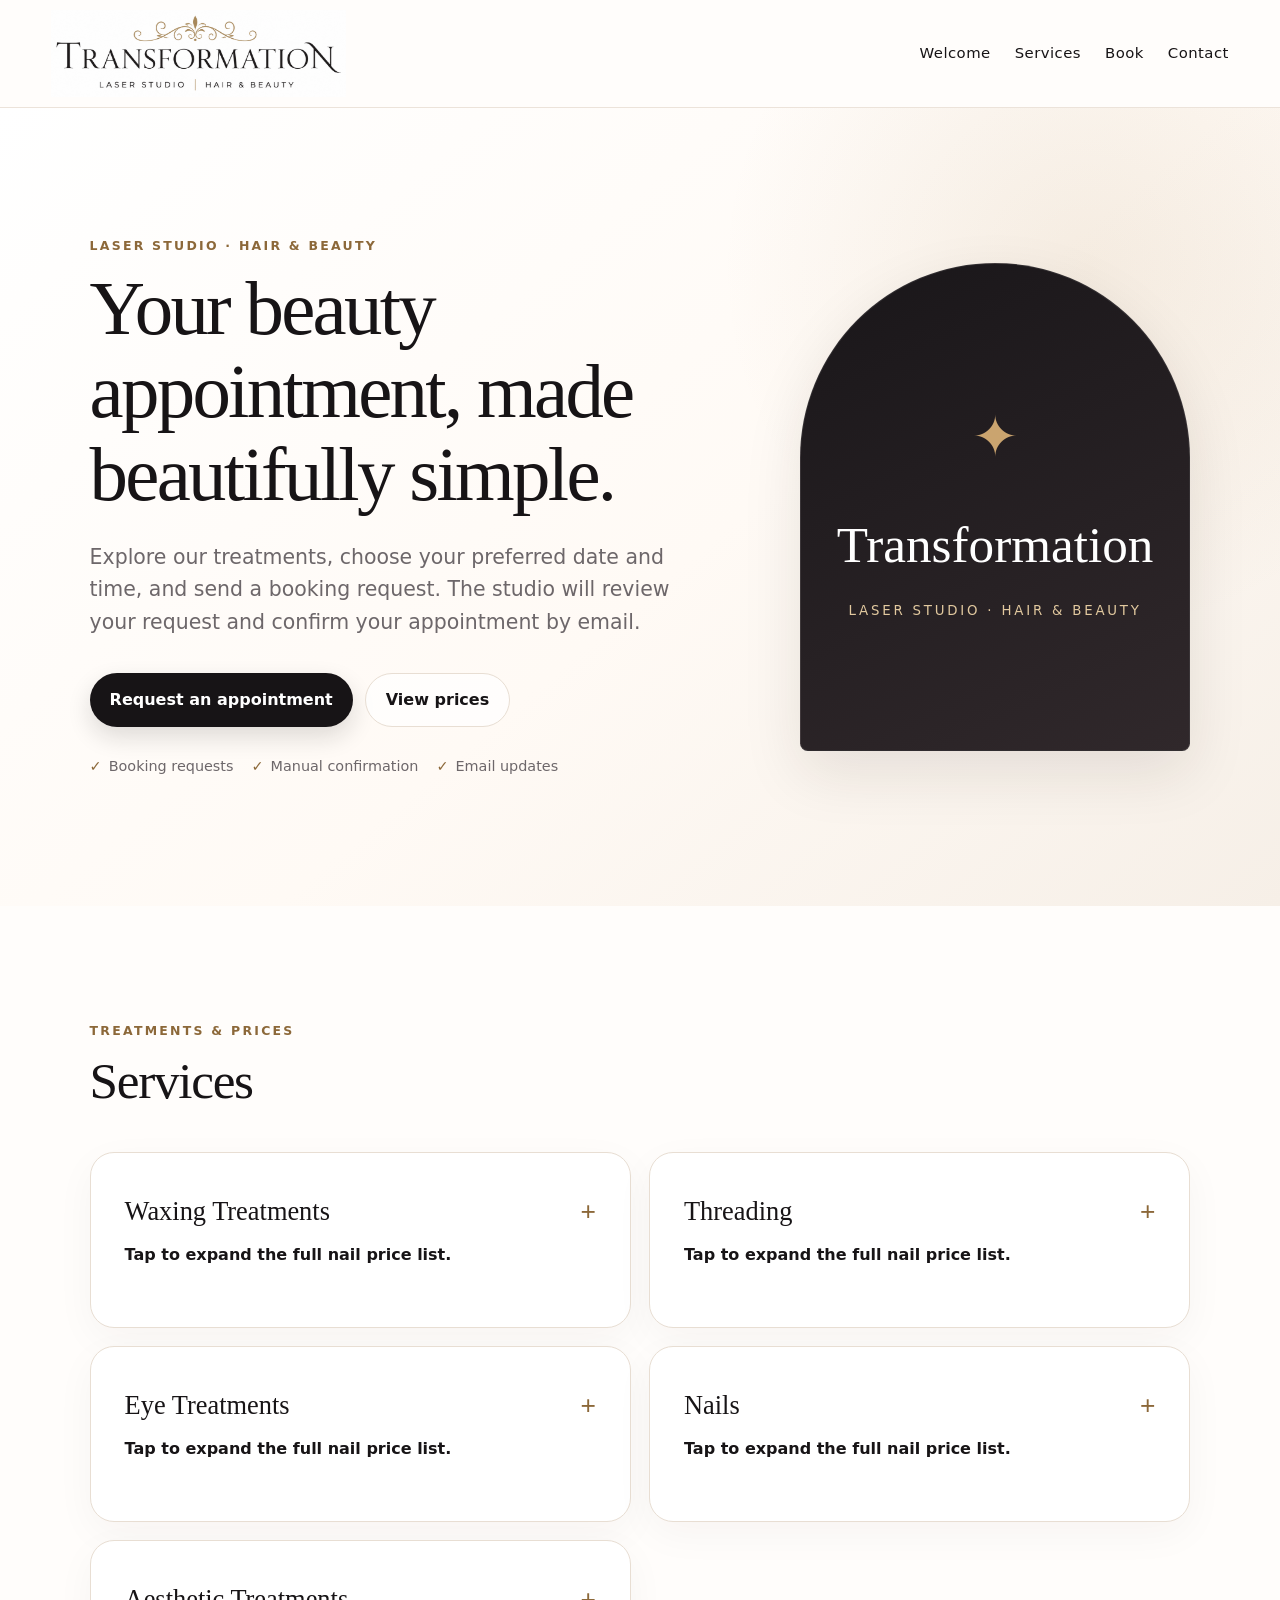
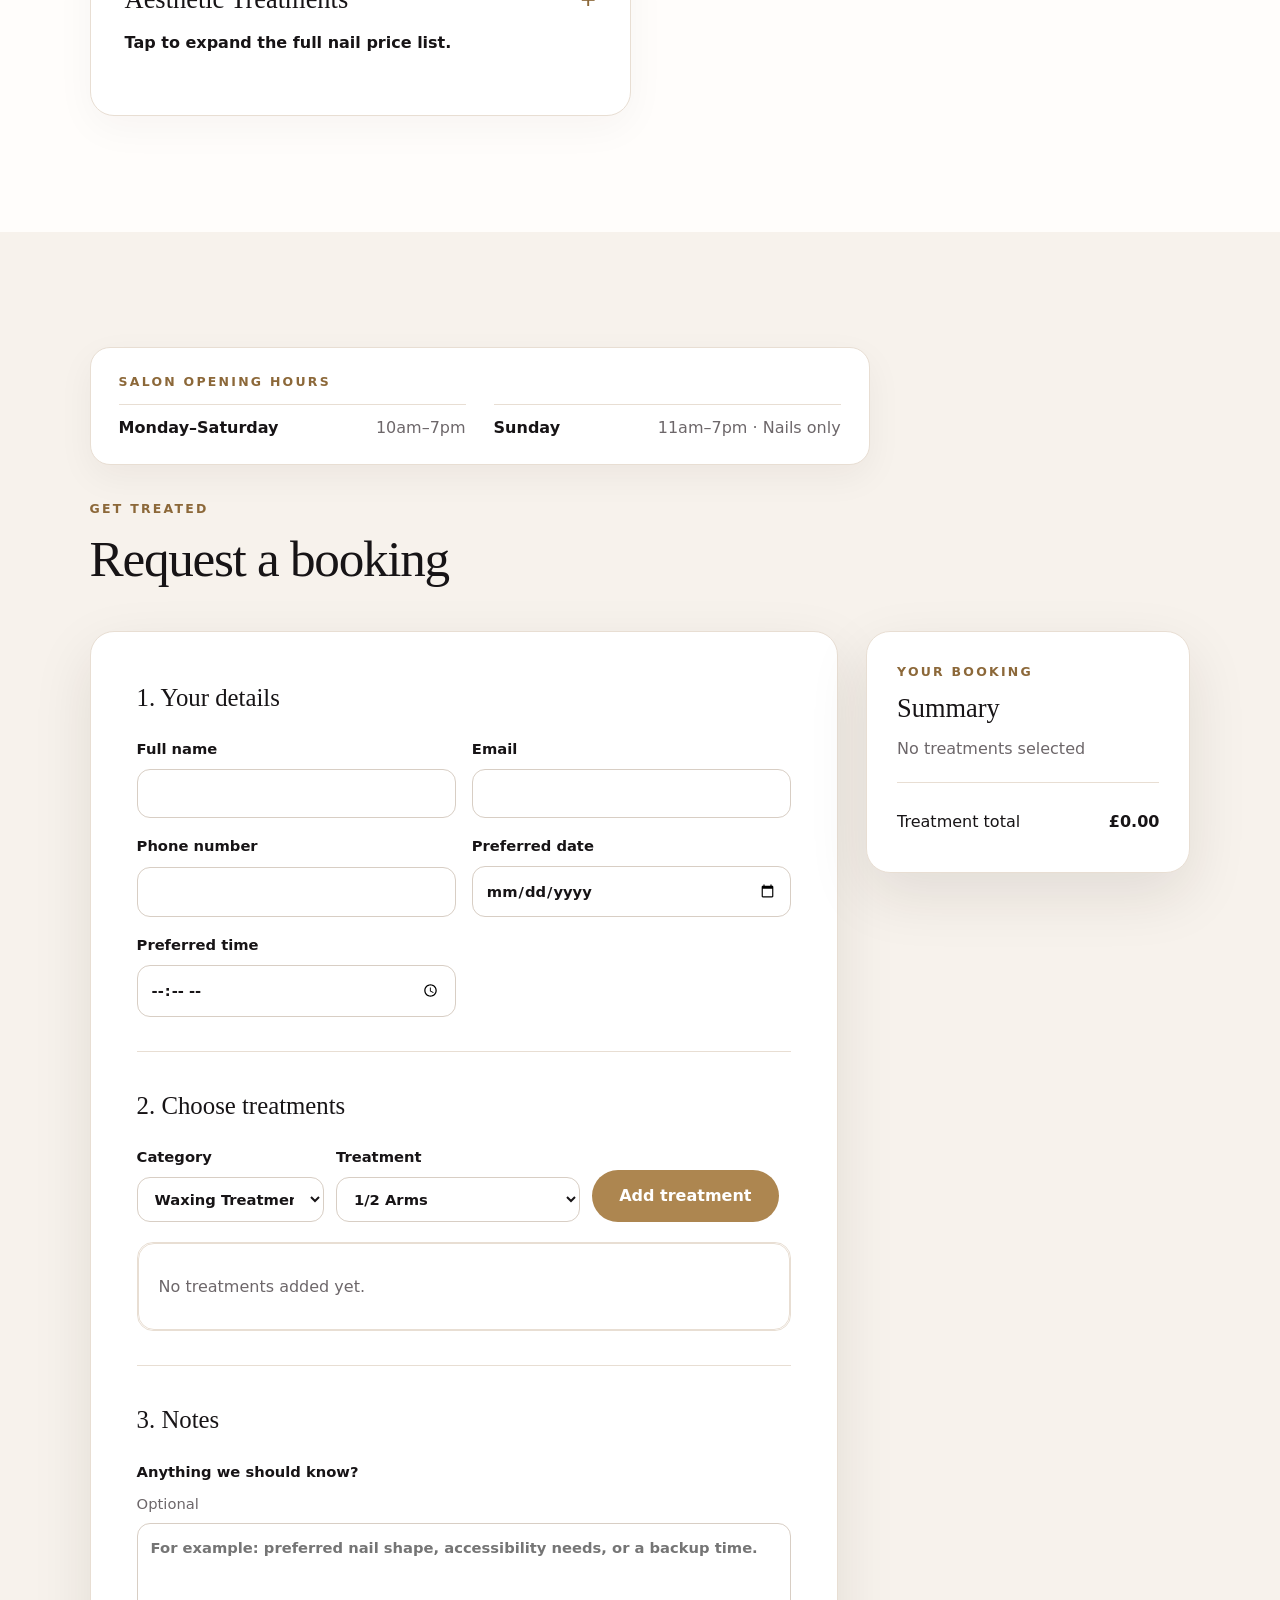
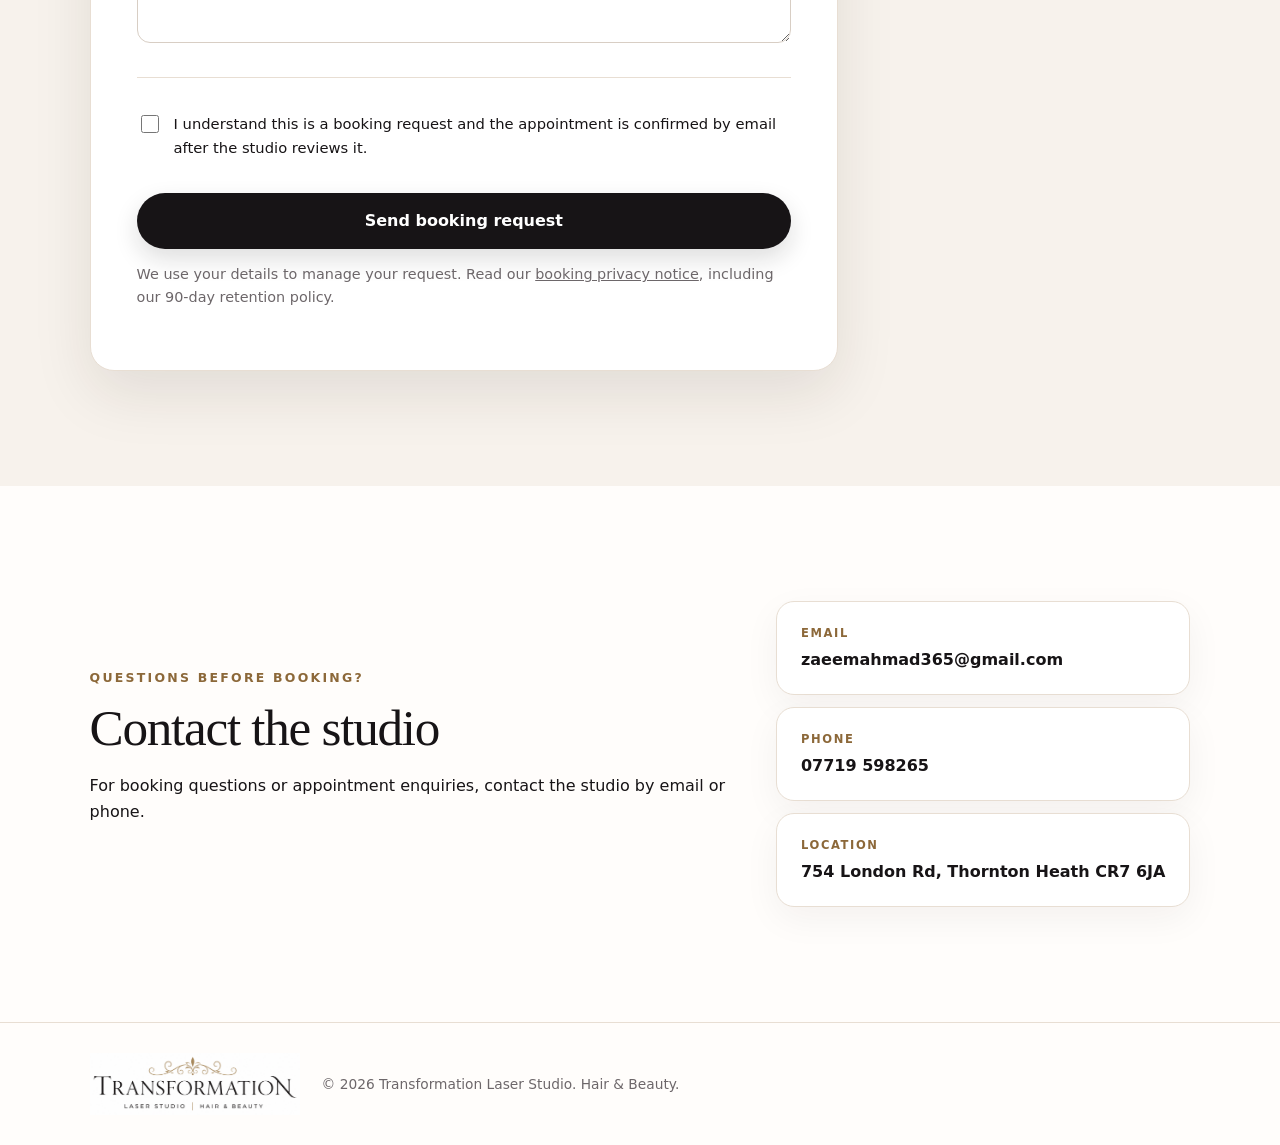
<file: public/index.html>
<!doctype html>
<html lang="en-GB">
<head>
  <meta charset="utf-8" />
  <meta name="viewport" content="width=device-width, initial-scale=1" />
  <meta name="description" content="Transformation Laser Studio — hair and beauty appointments, waxing, threading, eye treatments, nails and aesthetic treatments." />
  <title>Transformation Laser Studio | Hair & Beauty</title>
  <link rel="icon" href="assets/favicon.svg" type="image/svg+xml" />
  <link rel="stylesheet" href="styles.css" />
  <script defer src="app.js"></script>
</head>
<body>
  <header class="site-header" id="top">
    <a class="brand" href="#top" aria-label="Transformation Laser Studio home">
      <img src="assets/transformation-logo.png" alt="Transformation Laser Studio Hair & Beauty" />
    </a>
    <button class="menu-toggle" aria-expanded="false" aria-controls="nav">Menu</button>
    <nav id="nav" class="main-nav" aria-label="Primary navigation">
      <a href="#welcome">Welcome</a>
      <a href="#services">Services</a>
      <a href="#booking">Book</a>
      <a href="#contact">Contact</a>
    </nav>
  </header>

  <main>
    <section class="hero" id="welcome">
      <div class="hero-copy">
        <p class="eyebrow">Laser Studio · Hair & Beauty</p>
        <h1>Your beauty appointment, made beautifully simple.</h1>
        <p class="lede">Explore our treatments, choose your preferred date and time, and send a booking request. The studio will review your request and confirm your appointment by email.</p>
        <div class="hero-actions">
          <a class="button primary" href="#booking">Request an appointment</a>
          <a class="button ghost" href="#services">View prices</a>
        </div>
        <div class="trust-row" aria-label="Booking highlights">
          <span>Booking requests</span>
          <span>Manual confirmation</span>
          <span>Email updates</span>
        </div>
      </div>
      <div class="hero-card" aria-hidden="true">
        <span class="ornament">✦</span>
        <p>Transformation</p>
        <small>Laser Studio · Hair & Beauty</small>
      </div>
    </section>

    <section class="section" id="services">
      <div class="section-heading">
        <p class="eyebrow">Treatments & prices</p>
        <h2>Services</h2>
      </div>
      <div id="services-grid" class="services-grid" aria-live="polite"></div>
    </section>

    <section class="section booking-section" id="booking">
      <div class="opening-hours" aria-label="Salon opening hours">
        <p class="eyebrow">Salon opening hours</p>
        <div class="hours-grid">
          <div><strong>Monday–Saturday</strong><span>10am–7pm</span></div>
          <div><strong>Sunday</strong><span>11am–7pm · Nails only</span></div>
        </div>
      </div>

      <div class="section-heading">
        <p class="eyebrow">Get Treated</p>
        <h2>Request a booking</h2>
      </div>

      <div class="booking-layout">
        <form id="booking-form" class="booking-form" novalidate>
          <fieldset>
            <legend>1. Your details</legend>
            <div class="form-grid two-col">
              <label>Full name
                <input name="name" autocomplete="name" required maxlength="80" />
              </label>
              <label>Email
                <input name="email" type="email" autocomplete="email" required maxlength="120" />
              </label>
              <label>Phone number
                <input name="phone" type="tel" autocomplete="tel" required maxlength="30" />
              </label>
              <label>Preferred date
                <input name="date" id="booking-date" type="date" required />
              </label>
              <label>Preferred time
                <input name="time" type="time" required step="900" />
              </label>
            </div>
          </fieldset>

          <fieldset>
            <legend>2. Choose treatments</legend>
            <div class="service-picker">
              <label>Category
                <select id="category-select" aria-label="Service category"></select>
              </label>
              <label>Treatment
                <select id="service-select" aria-label="Treatment"></select>
              </label>
              <label id="variant-wrap" class="hidden">Option
                <select id="variant-select" aria-label="Treatment option"></select>
              </label>
              <button type="button" class="button secondary add-service" id="add-service">Add treatment</button>
            </div>
            <div id="selected-services" class="selected-services" aria-live="polite">
              <p class="empty-state">No treatments added yet.</p>
            </div>
          </fieldset>

          <fieldset>
            <legend>3. Notes</legend>
            <label>Anything we should know? <span class="optional">Optional</span>
              <textarea name="notes" rows="4" maxlength="800" placeholder="For example: preferred nail shape, accessibility needs, or a backup time."></textarea>
            </label>
          </fieldset>

          <label class="consent">
            <input type="checkbox" name="consent" required />
            <span>I understand this is a booking request and the appointment is confirmed by email after the studio reviews it.</span>
          </label>

          <div id="form-message" class="form-message" role="status" aria-live="polite"></div>
          <button class="button primary submit-button" type="submit">Send booking request</button>
          <p class="field-hint">We use your details to manage your request. Read our <a href="privacy.html">booking privacy notice</a>, including our 90-day retention policy.</p>
        </form>

        <aside class="booking-summary" aria-label="Booking summary">
          <p class="eyebrow">Your booking</p>
          <h3>Summary</h3>
          <div id="summary-lines" class="summary-lines"><span>No treatments selected</span></div>
          <div class="money-row"><span>Treatment total</span><strong id="booking-total">£0.00</strong></div>
        </aside>
      </div>
    </section>

    <section class="section contact-section" id="contact">
      <div>
        <p class="eyebrow">Questions before booking?</p>
        <h2>Contact the studio</h2>
        <p>For booking questions or appointment enquiries, contact the studio by email or phone.</p>
      </div>
      <div class="contact-cards">
        <a class="contact-card" href="mailto:zaeemahmad365@gmail.com">
          <span>Email</span>
          <strong>zaeemahmad365@gmail.com</strong>
        </a>
        <a class="contact-card" href="tel:07719598265">
          <span>Phone</span>
          <strong>07719 598265</strong>
        </a>
        <a class="contact-card" 
        href="https://www.google.com/maps/place/Transformation+Studio/@51.39373,-0.1139994,17z/data=!3m1!4b1!4m6!3m5!1s0x487606de87120ded:0x485c7ba6c4589e88!8m2!3d51.39373!4d-0.1139994!16s%2Fg%2F1tl4chpc?entry=ttu&g_ep=EgoyMDI2MDgyMy4wIKXMDSoASAFQAw%3D%3D"
        target="_blank" rel="noopener noreferrer">
          <span>Location</span>
          <strong>754 London Rd, Thornton Heath CR7 6JA</strong>
        </a>
      </div>
    </section>
  </main>

  <footer>
    <img src="assets/transformation-logo.png" alt="Transformation Laser Studio" />
    <p>© <span id="year"></span> Transformation Laser Studio. Hair & Beauty.</p>
  </footer>
</body>
</html>
</file>
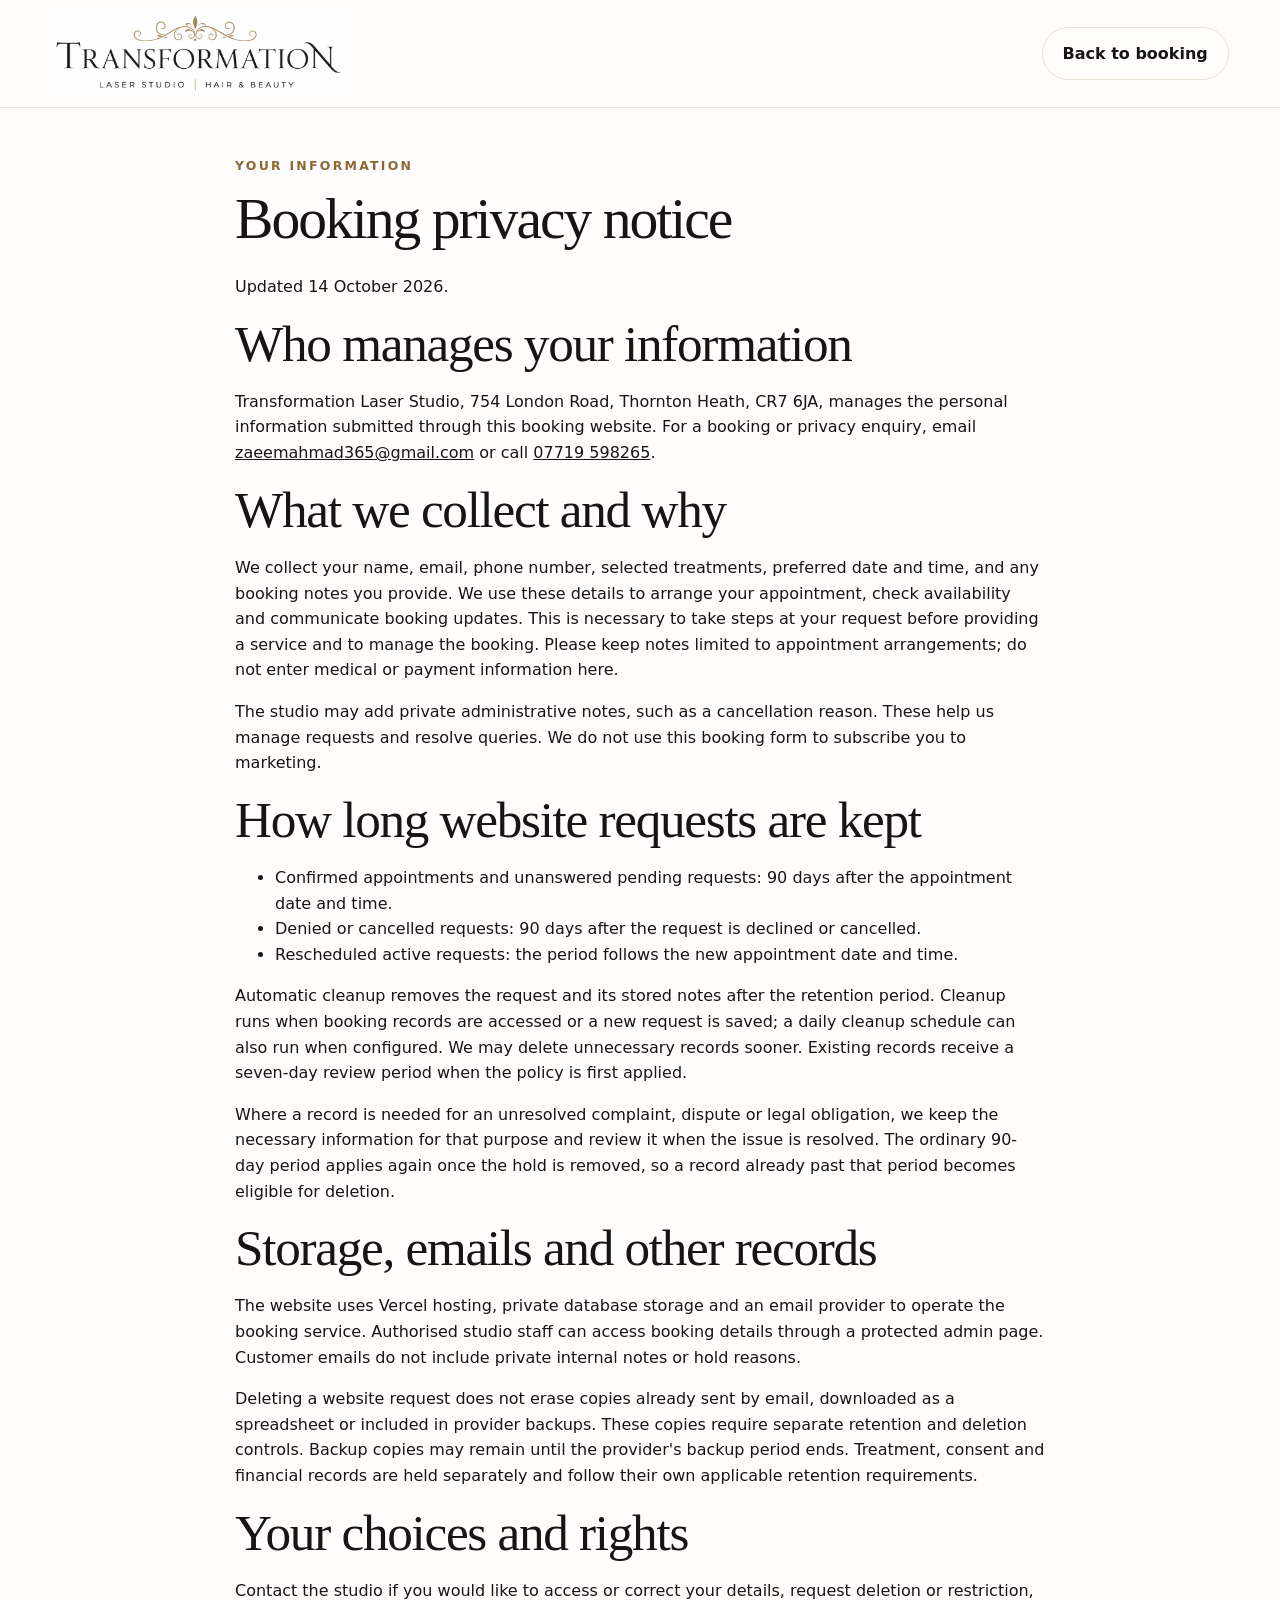
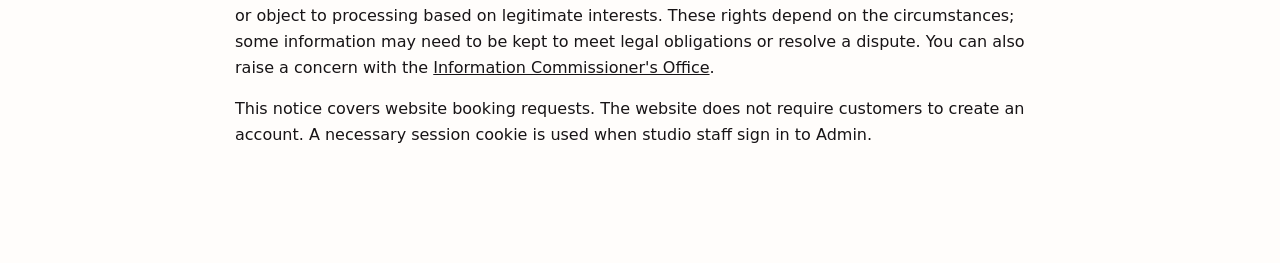
<file: public/privacy.html>
<!doctype html>
<html lang="en-GB">
<head>
  <meta charset="utf-8" />
  <meta name="viewport" content="width=device-width, initial-scale=1" />
  <title>Booking privacy notice | Transformation Laser Studio</title>
  <link rel="icon" href="assets/favicon.svg" type="image/svg+xml" />
  <link rel="stylesheet" href="styles.css" />
</head>
<body>
  <header class="site-header">
    <a class="brand" href="index.html"><img src="assets/transformation-logo.png" alt="Transformation Laser Studio" /></a>
    <a class="button ghost" href="index.html#booking">Back to booking</a>
  </header>
  <main class="admin-main" style="max-width:850px">
    <p class="eyebrow">Your information</p>
    <h1 class="admin-title">Booking privacy notice</h1>
    <p>Updated 14 October 2026.</p>
    <h2>Who manages your information</h2>
    <p>Transformation Laser Studio, 754 London Road, Thornton Heath, CR7 6JA, manages the personal information submitted through this booking website. For a booking or privacy enquiry, email <a href="mailto:zaeemahmad365@gmail.com">zaeemahmad365@gmail.com</a> or call <a href="tel:07719598265">07719 598265</a>.</p>
    <h2>What we collect and why</h2>
    <p>We collect your name, email, phone number, selected treatments, preferred date and time, and any booking notes you provide. We use these details to arrange your appointment, check availability and communicate booking updates. This is necessary to take steps at your request before providing a service and to manage the booking. Please keep notes limited to appointment arrangements; do not enter medical or payment information here.</p>
    <p>The studio may add private administrative notes, such as a cancellation reason. These help us manage requests and resolve queries. We do not use this booking form to subscribe you to marketing.</p>
    <h2>How long website requests are kept</h2>
    <ul>
      <li>Confirmed appointments and unanswered pending requests: 90 days after the appointment date and time.</li>
      <li>Denied or cancelled requests: 90 days after the request is declined or cancelled.</li>
      <li>Rescheduled active requests: the period follows the new appointment date and time.</li>
    </ul>
    <p>Automatic cleanup removes the request and its stored notes after the retention period. Cleanup runs when booking records are accessed or a new request is saved; a daily cleanup schedule can also run when configured. We may delete unnecessary records sooner. Existing records receive a seven-day review period when the policy is first applied.</p>
    <p>Where a record is needed for an unresolved complaint, dispute or legal obligation, we keep the necessary information for that purpose and review it when the issue is resolved. The ordinary 90-day period applies again once the hold is removed, so a record already past that period becomes eligible for deletion.</p>
    <h2>Storage, emails and other records</h2>
    <p>The website uses Vercel hosting, private database storage and an email provider to operate the booking service. Authorised studio staff can access booking details through a protected admin page. Customer emails do not include private internal notes or hold reasons.</p>
    <p>Deleting a website request does not erase copies already sent by email, downloaded as a spreadsheet or included in provider backups. These copies require separate retention and deletion controls. Backup copies may remain until the provider's backup period ends. Treatment, consent and financial records are held separately and follow their own applicable retention requirements.</p>
    <h2>Your choices and rights</h2>
    <p>Contact the studio if you would like to access or correct your details, request deletion or restriction, or object to processing based on legitimate interests. These rights depend on the circumstances; some information may need to be kept to meet legal obligations or resolve a dispute. You can also raise a concern with the <a href="https://ico.org.uk/make-a-complaint/">Information Commissioner's Office</a>.</p>
    <p>This notice covers website booking requests. The website does not require customers to create an account. A necessary session cookie is used when studio staff sign in to Admin.</p>
  </main>
</body>
</html>
</file>
<file: public/styles.css>
:root {
  --ink: #171416;
  --muted: #6d676a;
  --paper: #fffdfb;
  --soft: #f7f2ec;
  --gold: #ad8650;
  --gold-deep: #8c6839;
  --line: #e8ded3;
  --shadow: 0 22px 60px rgba(39, 27, 16, .10);
  --radius: 24px;
}
* { box-sizing: border-box; }
html { scroll-behavior: smooth; }
body {
  margin: 0;
  color: var(--ink);
  background: var(--paper);
  font-family: Inter, ui-sans-serif, system-ui, -apple-system, BlinkMacSystemFont, "Segoe UI", sans-serif;
  line-height: 1.6;
}
a { color: inherit; }
button, input, select, textarea { font: inherit; }
button, a { -webkit-tap-highlight-color: transparent; }
.site-header {
  position: sticky; top: 0; z-index: 20;
  display: flex; align-items: center; gap: 28px;
  min-height: 84px; padding: 10px clamp(18px, 4vw, 64px);
  background: rgba(255, 253, 251, .94);
  border-bottom: 1px solid rgba(232, 222, 211, .8);
  backdrop-filter: blur(16px);
}
.brand { display: block; margin-right: auto; }
.brand img { display: block; width: min(295px, 56vw); height: auto; }
.main-nav { display: flex; gap: 24px; align-items: center; }
.main-nav a { text-decoration: none; font-size: .93rem; letter-spacing: .03em; }
.main-nav a:hover { color: var(--gold-deep); }
.menu-toggle { display: none; border: 1px solid var(--line); background: white; padding: 9px 13px; border-radius: 12px; }
.hero {
  min-height: 73vh;
  display: grid; grid-template-columns: 1.25fr .75fr; align-items: center; gap: clamp(40px, 7vw, 100px);
  padding: clamp(64px, 10vw, 140px) clamp(20px, 7vw, 110px);
  background:
    radial-gradient(circle at 85% 20%, rgba(173,134,80,.12), transparent 29%),
    linear-gradient(140deg, #fff 0%, #fffaf5 55%, #f6efe7 100%);
}
.hero-copy { max-width: 760px; }
.eyebrow { margin: 0 0 12px; color: var(--gold-deep); text-transform: uppercase; letter-spacing: .18em; font-size: .78rem; font-weight: 700; }
h1, h2, h3 { font-family: Georgia, "Times New Roman", serif; font-weight: 500; line-height: 1.08; margin-top: 0; }
h1 { margin-bottom: 24px; font-size: clamp(3rem, 6vw, 6.5rem); letter-spacing: -.035em; }
h2 { margin-bottom: 18px; font-size: clamp(2.4rem, 4vw, 4.8rem); letter-spacing: -.025em; }
h3 { margin-bottom: 14px; font-size: 1.65rem; }
.lede { color: var(--muted); font-size: clamp(1.04rem, 1.6vw, 1.3rem); max-width: 650px; }
.hero-actions { display: flex; flex-wrap: wrap; gap: 12px; margin: 34px 0 28px; }
.button {
  appearance: none; border: 0; border-radius: 999px; padding: 13px 20px;
  display: inline-flex; align-items: center; justify-content: center; gap: 8px;
  text-decoration: none; font-weight: 700; cursor: pointer; transition: .2s ease;
}
.button:hover { transform: translateY(-1px); }
.primary { background: var(--ink); color: white; box-shadow: 0 10px 24px rgba(23,20,22,.14); }
.primary:hover { background: #2a2428; }
.secondary { background: var(--gold); color: white; }
.ghost { background: rgba(255,255,255,.72); border: 1px solid var(--line); }
.trust-row { display: flex; flex-wrap: wrap; gap: 10px 18px; color: var(--muted); font-size: .9rem; }
.trust-row span::before { content: "✓"; color: var(--gold-deep); margin-right: 7px; font-weight: 800; }
.hero-card {
  aspect-ratio: 4/5; max-width: 430px; justify-self: center; width: 100%;
  border-radius: 999px 999px 40px 40px;
  background: linear-gradient(155deg, #191619, #30282b);
  color: white; display: flex; flex-direction: column; justify-content: center; align-items: center; text-align: center;
  box-shadow: var(--shadow); padding: 36px; border: 1px solid rgba(255,255,255,.09);
}
.hero-card .ornament { color: #caa46f; font-size: 3.5rem; margin-bottom: 22px; }
.hero-card p { font-family: Georgia, "Times New Roman", serif; font-size: clamp(2rem, 4vw, 3.7rem); margin: 0; }
.hero-card small { color: #e2c99f; text-transform: uppercase; letter-spacing: .21em; margin-top: 14px; }
.section { padding: clamp(72px, 9vw, 126px) clamp(20px, 7vw, 110px); }
.section-heading { max-width: 780px; margin-bottom: 44px; }
.section-heading > p:last-child { color: var(--muted); font-size: 1.05rem; }
.services-grid { display: grid; grid-template-columns: repeat(2, minmax(0, 1fr)); gap: 18px; }
.service-card { background: white; border: 1px solid var(--line); border-radius: var(--radius); padding: clamp(22px, 3vw, 34px); box-shadow: 0 12px 40px rgba(48,34,20,.04); }
.service-card h3 { display: flex; justify-content: space-between; gap: 12px; align-items: baseline; }
.service-list { display: grid; gap: 0; margin: 0; padding: 0; list-style: none; }
.service-list li { display: flex; justify-content: space-between; gap: 18px; padding: 12px 0; border-bottom: 1px solid #eee6de; }
.service-list li:last-child { border-bottom: 0; }
.service-list .price { white-space: nowrap; font-weight: 800; }
details.nails-card > summary { cursor: pointer; list-style: none; }
details.nails-card > summary::-webkit-details-marker { display: none; }
details.nails-card > summary h3::after { content: "+"; font-family: Inter, sans-serif; color: var(--gold-deep); }
details.nails-card[open] > summary h3::after { content: "−"; }
.variant-list { color: var(--muted); font-size: .9rem; margin-top: 4px; }
.service-description { color: var(--muted); font-size: .82rem; line-height: 1.45; margin-top: 4px; max-width: 58ch; }
.service-disclaimer { color: var(--muted); font-size: .82rem; line-height: 1.45; font-style: italic; margin: 18px 0 0; padding-top: 14px; border-top: 1px solid #eee6de; }
.booking-section { background: var(--soft); }
.booking-layout { display: grid; grid-template-columns: minmax(0, 1.5fr) minmax(280px, .65fr); gap: 28px; align-items: start; }
.booking-form, .booking-summary { background: white; border: 1px solid var(--line); border-radius: var(--radius); box-shadow: var(--shadow); }
.booking-form { padding: clamp(22px, 4vw, 46px); }
.booking-summary { padding: 30px; position: sticky; top: 112px; }
fieldset { border: 0; padding: 0 0 34px; margin: 0 0 34px; border-bottom: 1px solid var(--line); }
legend { padding: 0; margin-bottom: 20px; font-family: Georgia, "Times New Roman", serif; font-size: 1.55rem; }
.form-grid { display: grid; gap: 16px; }
.two-col { grid-template-columns: repeat(2, minmax(0, 1fr)); }
label { display: grid; gap: 8px; font-weight: 700; font-size: .92rem; }
input, select, textarea {
  width: 100%; border: 1px solid #d8cec4; background: #fff; color: var(--ink); border-radius: 13px; padding: 12px 13px; outline: none;
}
input:focus, select:focus, textarea:focus { border-color: var(--gold); box-shadow: 0 0 0 3px rgba(173,134,80,.13); }
textarea { resize: vertical; }
.optional { color: var(--muted); font-weight: 500; }
.service-picker { display: grid; grid-template-columns: 1fr 1.3fr 1fr auto; gap: 12px; align-items: end; }
.hidden { display: none !important; }
.selected-services { margin-top: 20px; border: 1px solid var(--line); border-radius: 16px; overflow: hidden; }
.empty-state { margin: 0; padding: 18px; color: var(--muted); }
.selected-row { display: grid; grid-template-columns: 1fr auto auto; align-items: center; gap: 12px; padding: 14px 16px; border-bottom: 1px solid var(--line); }
.selected-row:last-child { border-bottom: 0; }
.selected-row strong { white-space: nowrap; }
.remove-service { border: 0; background: #f4efea; border-radius: 999px; width: 34px; height: 34px; cursor: pointer; color: #6e5450; }
.consent { grid-template-columns: auto 1fr; align-items: start; gap: 12px; font-weight: 500; }
.consent input { width: 18px; height: 18px; margin-top: 3px; }
.form-message { min-height: 0; margin: 18px 0 0; border-radius: 14px; font-size: .95rem; }
.form-message.success, .form-message.error { padding: 13px 15px; }
.form-message.success { background: #edf7ef; color: #24592f; }
.form-message.error { background: #fff0f0; color: #7f3030; }
.submit-button { width: 100%; margin-top: 16px; padding-block: 15px; }
.summary-lines { display: grid; gap: 10px; color: var(--muted); padding-bottom: 20px; margin-bottom: 18px; border-bottom: 1px solid var(--line); }
.summary-item { display: flex; justify-content: space-between; gap: 16px; font-size: .93rem; }
.money-row { display: flex; justify-content: space-between; gap: 18px; padding: 8px 0; }
.small { color: var(--muted); font-size: .84rem; margin: 20px 0 0; }
.opening-hours { max-width: 780px; margin-bottom: 34px; padding: 24px 28px; background: white; border: 1px solid var(--line); border-radius: 20px; box-shadow: 0 12px 36px rgba(40,26,10,.05); }
.hours-grid { display: grid; grid-template-columns: repeat(2, minmax(0, 1fr)); gap: 14px 28px; }
.hours-grid div { display: flex; justify-content: space-between; gap: 18px; padding-top: 10px; border-top: 1px solid var(--line); }
.hours-grid span { color: var(--muted); text-align: right; }
.contact-section { display: grid; grid-template-columns: 1fr auto; gap: 26px; align-items: center; }
.contact-cards { display: grid; gap: 12px; }
.contact-card { min-width: min(100%, 390px); text-decoration: none; border: 1px solid var(--line); border-radius: 18px; padding: 22px 24px; background: white; box-shadow: 0 12px 36px rgba(40,26,10,.05); }
.contact-card span { display: block; color: var(--gold-deep); text-transform: uppercase; letter-spacing: .14em; font-size: .72rem; font-weight: 800; }
.contact-card strong { display: block; margin-top: 4px; overflow-wrap: anywhere; }
footer { border-top: 1px solid var(--line); padding: 30px clamp(20px, 7vw, 110px); display: flex; align-items: center; gap: 22px; color: var(--muted); font-size: .86rem; }
footer img { width: 210px; height: auto; }
footer p { margin: 0 auto 0 0; }
footer a { color: var(--muted); }

/* Admin */
.admin-main { max-width: 1200px; margin: 0 auto; padding: 48px 20px 100px; }
.admin-toolbar { display: flex; flex-wrap: wrap; gap: 12px; align-items: end; margin: 26px 0; }
.admin-toolbar label { min-width: 230px; }
.accepted-export { display: grid; grid-template-columns: minmax(0,1fr) auto; gap: 28px; align-items: end; margin: 0 0 28px; padding: 24px; background: #fffaf5; border: 1px solid var(--line); border-radius: 20px; }
.accepted-export h2 { margin: 2px 0 8px; font-size: clamp(1.55rem,3vw,2.15rem); }
.accepted-export p:last-child { margin-bottom: 0; }
.accepted-export-controls { min-width: min(100%, 320px); display: grid; gap: 10px; }
.accepted-export-controls label { margin: 0; }
#export-message { min-height: 1.25em; font-size: .9rem; }
@media (max-width: 760px) { .accepted-export { grid-template-columns: 1fr; align-items: stretch; } .accepted-export-controls { min-width: 0; } }
.admin-list { display: grid; gap: 16px; }
.admin-booking { background: white; border: 1px solid var(--line); border-radius: 20px; padding: 22px; box-shadow: 0 10px 30px rgba(38,28,19,.05); }
.admin-booking header { display: flex; flex-wrap: wrap; align-items: center; gap: 10px 16px; margin-bottom: 14px; }
.admin-booking header h3 { margin: 0 auto 0 0; font-size: 1.4rem; }
.status { display: inline-flex; border-radius: 999px; padding: 5px 10px; background: #f0ece8; font-size: .75rem; font-weight: 800; text-transform: uppercase; letter-spacing: .08em; }
.status.confirmed { background: #e8f5eb; color: #2a6235; }
.status.declined, .status.cancelled { background: #faeaea; color: #7c3333; }
.booking-meta { display: grid; grid-template-columns: repeat(2, minmax(0,1fr)); gap: 12px; margin: 14px 0; }
.meta-box { background: #faf6f1; border-radius: 12px; padding: 11px 13px; }
.meta-box small { display: block; color: var(--muted); }
.admin-actions { display: flex; flex-wrap: wrap; gap: 10px; margin-top: 18px; }
.admin-actions textarea { width: 100%; }
.warning { padding: 14px 16px; background: #fff6e8; border: 1px solid #f0d4a4; border-radius: 14px; color: #654f2c; }

.admin-title { font-size: clamp(2.4rem, 5vw, 3.6rem); }
.booking-filter { display: flex; flex-wrap: wrap; gap: 16px 24px; align-items: end; margin: 24px 0 16px; }
.booking-filter label { width: min(100%, 310px); }
.booking-filter p { margin: 0 0 12px; }
.booking-filter > span { color: var(--muted); margin: 0 0 12px auto; }
.retention-help { margin: 0 0 24px; font-size: .95rem; }
summary { cursor: pointer; font-weight: 600; padding: 10px 0; }
.export-panel { margin-top: 32px; border-top: 1px solid var(--line); }
.empty-state { padding: 30px 20px; border: 1px solid var(--line); border-radius: 16px; background: white; }
.request-dates, .field-hint { color: var(--muted); font-size: .9rem; }
.preserve-lines { white-space: pre-wrap; overflow-wrap: anywhere; }
.admin-booking p, .admin-booking small { overflow-wrap: anywhere; }
.button.danger { background: #8d2929; color: white; border-color: #8d2929; }
.button.danger-outline { color: #8d2929; border: 1px solid #c98585; background: white; }
.button:disabled { cursor: not-allowed; opacity: .55; }
.status { font-size: .875rem; }
dialog { width: min(740px, calc(100vw - 32px)); max-height: 90dvh; padding: clamp(20px, 4vw, 36px); border: 1px solid var(--line); border-radius: 20px; color: var(--ink); background: white; overflow-y: auto; }
dialog::backdrop { background: rgb(20 14 10 / .55); }
dialog h2 { font-size: 2rem; margin: 0; }
dialog label { margin-top: 14px; min-width: 0; }
dialog input, dialog select, dialog textarea { min-width: 0; max-width: 100%; }
dialog p, dialog h2 { overflow-wrap: anywhere; }
dialog fieldset { border: 0; padding: 0; min-width: 0; }
dialog .treatment-editor { border: 1px solid var(--line); border-radius: 12px; padding: 12px 16px; margin: 20px 0; }
dialog legend { font-weight: 700; font-size: 1rem; padding: 0 6px; max-width: 100%; overflow-wrap: anywhere; }
.dialog-actions { display: flex; flex-wrap: wrap; gap: 12px; margin-top: 24px; }
.check-label { display: flex; gap: 10px; align-items: flex-start; }
.check-label input { width: 20px; height: 20px; margin: 3px 0 0; flex: 0 0 20px; }
.customer-notification { margin-top: 22px; padding-top: 8px; border-top: 1px solid var(--line); }
.form-error { color: #9b2222; white-space: pre-wrap; }
.edit-services { list-style: none; padding: 0; }
.edit-services li { display: flex; align-items: center; justify-content: space-between; gap: 10px; padding: 8px 0; }
.edit-services li span { overflow-wrap: anywhere; }
.edit-services button { padding: 8px 12px; flex-shrink: 0; }
.add-treatment-row { display: flex; gap: 10px; align-items: end; }
.add-treatment-row label { flex: 1; min-width: 0; }
.add-treatment-row select { width: 100%; }
@media (max-width: 680px) {
  .booking-filter > span { margin-left: 0; }
  .add-treatment-row { flex-direction: column; align-items: stretch; }
  .dialog-actions .button { flex: 1 1 100%; }
}

@media (max-width: 900px) {
  .hero { grid-template-columns: 1fr; min-height: auto; }
  .hero-card { max-width: 330px; }
  .services-grid, .booking-layout, .contact-section { grid-template-columns: 1fr; }
  .booking-summary { position: static; }
  .service-picker { grid-template-columns: 1fr 1fr; }
  .add-service { min-height: 48px; }
  .booking-meta { grid-template-columns: 1fr 1fr; }
  .hours-grid { grid-template-columns: 1fr; }
}
@media (max-width: 680px) {
  .site-header { min-height: 72px; }
  .brand img { width: 225px; }
  .menu-toggle { display: block; }
  .main-nav { display: none; position: absolute; top: calc(100% + 1px); left: 0; right: 0; padding: 18px 22px 24px; flex-direction: column; align-items: flex-start; background: var(--paper); border-bottom: 1px solid var(--line); }
  .main-nav.open { display: flex; }
  .two-col, .service-picker { grid-template-columns: 1fr; }
  .selected-row { grid-template-columns: 1fr auto; }
  .selected-row strong { grid-row: 2; }
  .hero { padding-top: 70px; }
  .hero-card { display: none; }
  .services-grid { grid-template-columns: 1fr; }
  footer { flex-wrap: wrap; }
  footer p { order: 3; flex-basis: 100%; }
  .booking-meta { grid-template-columns: 1fr; }
}

/* Keep authenticated controls hidden even when a layout rule sets display. */
[hidden] { display: none !important; }
</file>
